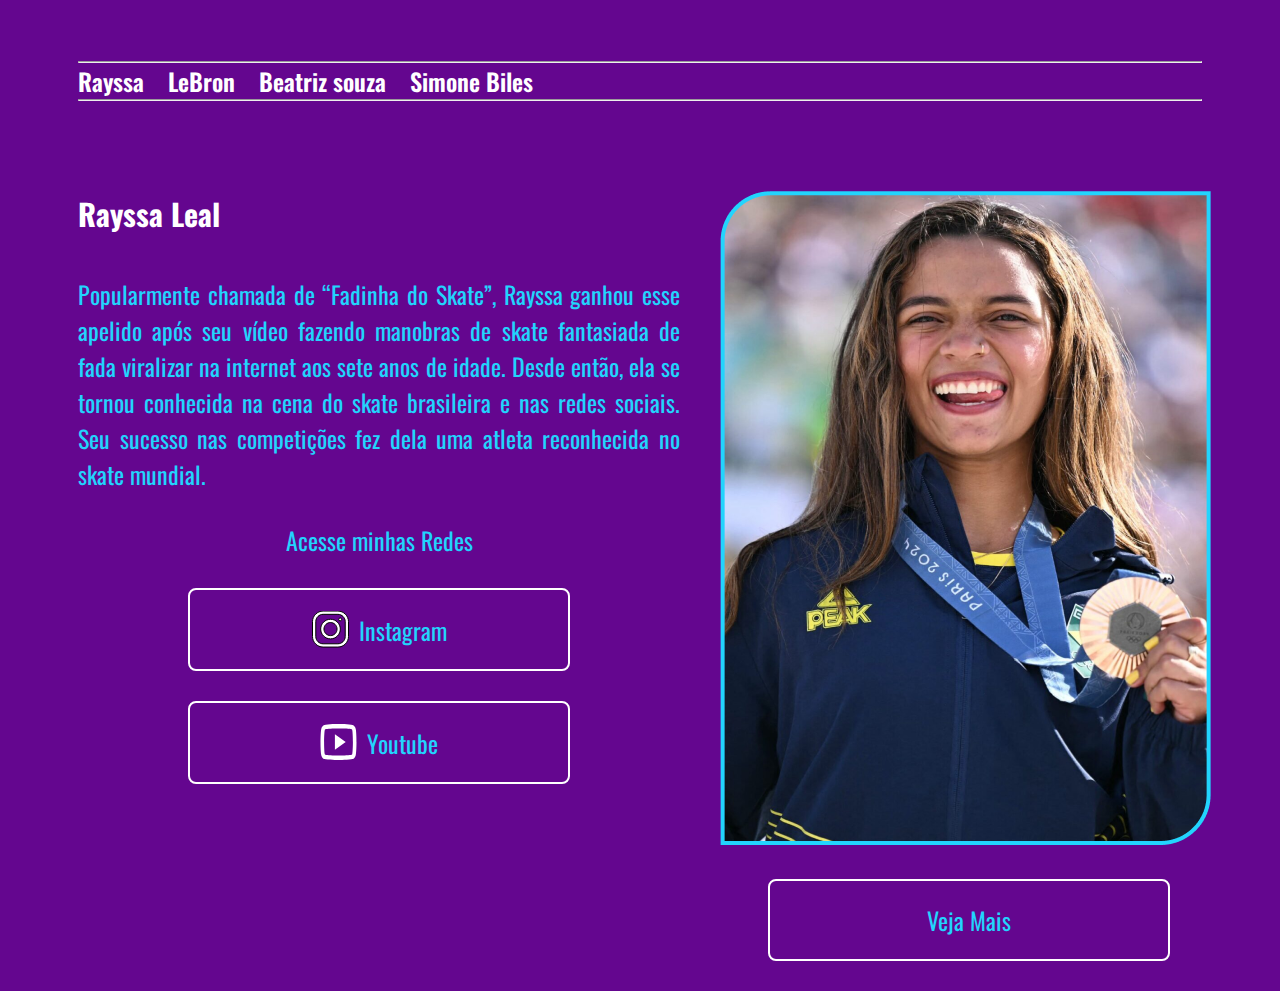
<file: htdocs/Index.html>
<!DOCTYPE html>
<html lang="pt-br">
<head>
    <meta charset="UTF-8">
    <meta name="viewport" content="width=device-width, initial-scale=1.0">
    <link rel="shortcut icon" href="Assets/Medal.png" type="image/x-icon">
    <title>Rayssa Leal</title>
    <link rel="stylesheet" href="styles/estilo.css">
</head>
<body>
   <header class="cabecalho">
        <hr>
        <nav>
            <a class="cabecalho_menu_link" href="index.html">Rayssa</a> 
            <a class="cabecalho_lebron" href="Lebron James.html">LeBron</a> 
            <a class="cabecalho_beatriz" href="beatriz.html">Beatriz souza</a> 
            <a class="cabecalho_simone" href="simone.htm">Simone Biles</a> 
        </nav>
        <hr>

   </header> 

    <main class="apresentacao">
            <div class="apresentacao_contexto">
                <h1 class="apresentacao_contexto_titulo">Rayssa Leal</h1>
                    <p class="apresentacao_contexto_texto">
                        Popularmente chamada de “Fadinha do Skate”, Rayssa ganhou esse apelido após 
                        seu vídeo fazendo manobras de skate fantasiada de fada viralizar na internet 
                        aos sete anos de idade. Desde então, ela se tornou conhecida na cena do skate
                        brasileira e nas redes sociais. Seu sucesso nas competições fez dela uma atleta
                        reconhecida no skate mundial.
                    </p>
                
                <div  class="apresentacao_links">
                    <h2 class="apresentacao_links_subtitulos">Acesse minhas Redes</h2>
                    
                    <a class="apresentacao_links_links" href="https://www.instagram.com/rayssalealsk8/?hl=pt-br" target="_blank">
                        <img src="Assets/insta.svg" alt="Instagram">
                        Instagram
                    </a>    

                    <a class="apresentacao_links_links" href="https://www.youtube.com/@rayssalealSK8" target="_blank">
                        <img src="Assets/youtube.svg" alt="Youtube">
                        Youtube
                    </a>
                </div>
            </div>
        <div class="apresentacao_contexto">

            <img src="Assets/Rayssa Leal.png" alt="Rayssa">

            <a class="apresentacao_links_links_1" href="Veja mais rayssa.html">
                Veja Mais
            </a>

        </div>
   </main>
</body>
</html>
</file>
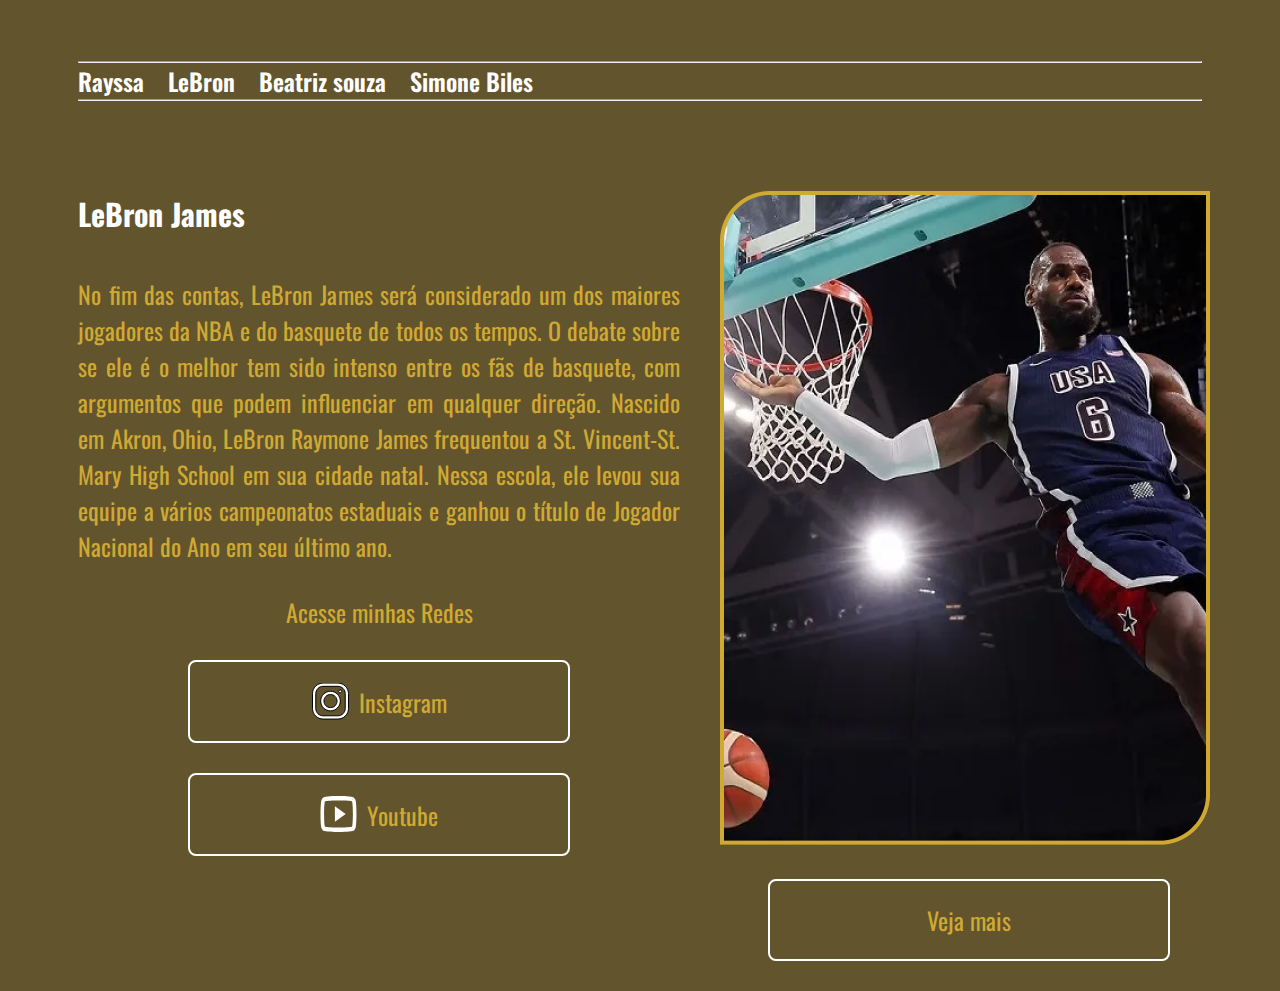
<file: htdocs/Lebron James.html>
<!DOCTYPE html>
<html lang="pt-br">
<head>
    <meta charset="UTF-8">
    <meta name="viewport" content="width=device-width, initial-scale=1.0">
    <link rel="shortcut icon" href="Assets/Medal.png" type="image/x-icon">
    <title>LeBron James</title>
    <link rel="stylesheet" href="styles/estilo2.css">
</head>
<body>
   <header class="cabecalho">
        <hr>
        <nav>
            <a class="cabecalho_menu_link" href="index.html">Rayssa</a> 
            <a class="cabecalho_lebron" href="Lebron James.html">LeBron</a> 
            <a class="cabecalho_beatriz" href="beatriz.html">Beatriz souza</a> 
            <a class="cabecalho_simone" href="simone.htm">Simone Biles</a> 
        </nav>
        <hr>
   </header> 

    <main class="apresentacao">
            <div class="apresentacao_contexto">
                <h1 class="apresentacao_contexto_titulo">LeBron James</h1>
                    <p class="apresentacao_contexto_texto">
                        No fim das contas, LeBron James será considerado um dos maiores jogadores da NBA e do basquete de todos os tempos. 
                        O debate sobre se ele é o melhor tem sido intenso entre os fãs de basquete, com argumentos que podem influenciar em qualquer direção.
                        Nascido em Akron, Ohio, LeBron Raymone James frequentou a St.
                        Vincent-St. Mary High School em sua cidade natal. Nessa escola, ele levou sua equipe a vários campeonatos estaduais e ganhou o título de Jogador Nacional do Ano em seu último ano.


                    </p>
                
                <div  class="apresentacao_links">
                    <h2 class="apresentacao_links_subtitulos">Acesse minhas Redes</h2>
                    
                    <a class="apresentacao_links_links" href="https://www.instagram.com/kingjames/" target="_blank">
                        <img src="Assets/insta.svg" alt="Instagram">
                        Instagram
                    </a>    

                    <a class="apresentacao_links_links" href="https://www.youtube.com/channel/UCV9dV3DcAZWGnT2yFNKxStA" target="_blank">
                        <img src="Assets/youtube.svg" alt="Youtube">
                        Youtube
                    </a>
                </div>
            </div>
        <div class="apresentacao_contexto">

            <img src="Assets/lebron.png" alt="LeBron James">

            <a class="apresentacao_links_links_1" href="Veja mais LeBron.html">
                Veja mais 
            </a>

        </div>
   </main>
</body>
</html>
</file>
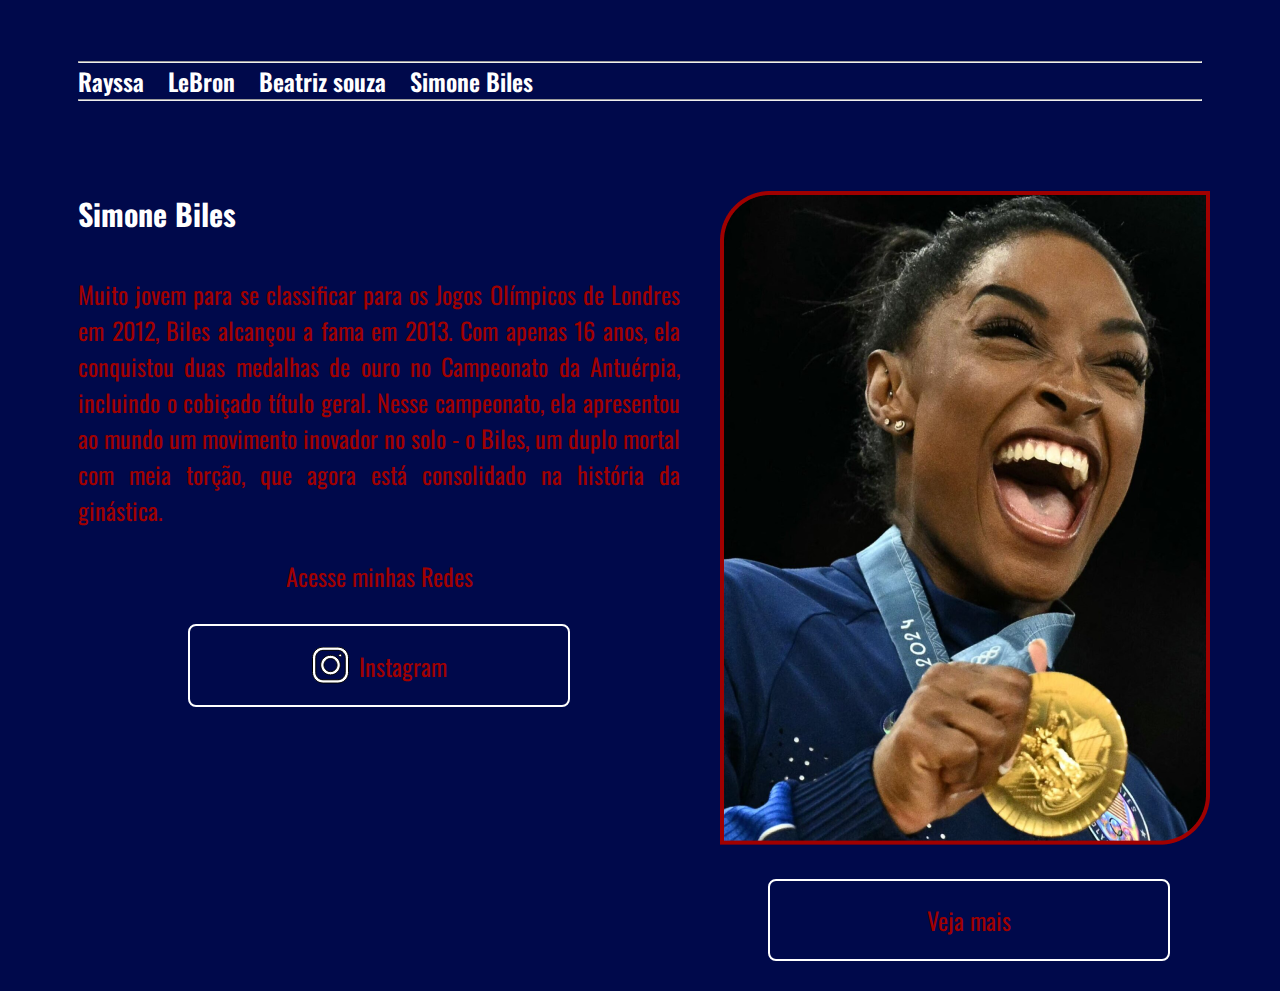
<file: htdocs/simone.htm>
<!DOCTYPE html>
<html lang="pt-br">
<head>
    <meta charset="UTF-8">
    <meta name="viewport" content="width=device-width, initial-scale=1.0">
    <link rel="shortcut icon" href="Assets/Medal.png" type="image/x-icon">
    <title>Simone Biles</title>
    <link rel="stylesheet" href="styles/estilo4.css">
</head>
<body>
   <header class="cabecalho">
        <hr>
        <nav>
            <a class="cabecalho_menu_link" href="index.html">Rayssa</a> 
            <a class="cabecalho_lebron" href="Lebron James.html">LeBron</a> 
            <a class="cabecalho_beatriz" href="beatriz.html">Beatriz souza</a> 
            <a class="cabecalho_simone" href="simone.htm">Simone Biles</a> 
        </nav>
        <hr>
   </header> 

    <main class="apresentacao">
            <div class="apresentacao_contexto">
                <h1 class="apresentacao_contexto_titulo">Simone Biles</h1>
                    <p class="apresentacao_contexto_texto">
                        Muito jovem para se classificar para os Jogos Olímpicos de Londres em 2012, Biles alcançou a fama em 2013. 
                        Com apenas 16 anos, ela conquistou duas medalhas de ouro no Campeonato da Antuérpia, incluindo o cobiçado título geral. 
                        Nesse campeonato, ela apresentou ao mundo um movimento inovador no solo - o Biles, um duplo mortal com meia torção, que agora está consolidado na história da ginástica.
                
                <div  class="apresentacao_links">
                    <h2 class="apresentacao_links_subtitulos">Acesse minhas Redes</h2>
                    
                    <a class="apresentacao_links_links" href="https://www.instagram.com/simonebiles/" target="_blank">
                        <img src="Assets/insta.svg" alt="Instagram">
                        Instagram
                    </a>    

                </div>
            </div>
        <div class="apresentacao_contexto">

            <img src="Assets/simone.png" alt="Simone Biles">

            <a class="apresentacao_links_links_1" href="veja mais simone biles.html"> 
                Veja mais
            </a>

        </div>
   </main>
</body>
</html>
</file>
<file: htdocs/styles/estilo.css>
@import url('https://fonts.googleapis.com/css2?family=Oswald:wght@200..700&display=swap');

:root{
    --cor-primaria: #64068f;
    --cor-secundaria: #22d4fd;
    --cor-terciaria: #ffffff;
    --cor-hover: #0091ff;

    --fonte-primaria: 'Oswald', sans-serif;
    --fonte-secundaria: 'Oswald', sans-serif;
}
body{
    background-color: var(--cor-primaria);
    color: var(--cor-secundaria);
}

*{
    margin: 0px;
    padding: 0px;
}

.cabecalho{
    width: 1124px;
    margin: 61px auto 90px auto;
}

.cabecalho_menu_link{
    color: var(--cor-terciaria);
    text-decoration: none;
    font-size: 24px;
    font-weight: 600;
    font-family: var(--fonte-secundaria);
}

.apresentacao{
    width: 1124px;
    margin: 0px auto 30px auto;

    display: grid;
    grid-template-columns: auto auto;
    gap: 40px;
}

.apresentacao_contexto{
    width: 602px;
}

.apresentacao_contexto_texto{
    font-size: 24px;
    line-height: 36px;
    text-align: justify;
    font-family: var(--fonte-secundaria);
}
.apresentacao_contexto_titulo{
    font-size: 30px;
    color: var(--cor-terciaria);
    margin-bottom: 40px;
    font-family: var(--fonte-primaria);
}

.apresentacao_links{
    display: grid;
    grid-template-rows: auto;

    justify-content: center;
    gap: 30px;
}

.apresentacao_links_links{
    border: 2px solid var(--cor-terciaria);
    padding: 21px 0px ;
    text-align: center;
    border-radius: 8px;
    font-size: 24px;
    font-weight: 600px;
    width: 378px;
    text-decoration: none;
    color: var(--cor-secundaria);
    display: flex;
    align-items: center;
    justify-content: center;
    font-family: var(--fonte-primaria);
}   


.apresentacao_links_links img{
    margin-right: 10px;
}

.apresentacao_links_subtitulos{
    text-align: center;
    margin-top: 30px;
    font-family: var(--fonte-primaria);
    font-weight: 400;
    font-size: 24px;
}
.apresentacao_links_links:hover{
    background-color: var(--cor-hover);
}
.cabecalho_beatriz{
    color: var(--cor-terciaria);
    text-decoration: none;
    font-size: 24px; 
    font-weight: 600;
    font-family: var(--fonte-secundaria);
    margin-left: 20px;
}

.cabecalho_simone{
    color: var(--cor-terciaria);
    text-decoration: none;
    font-size: 24px; 
    font-weight: 600;
    font-family: var(--fonte-secundaria);
    margin-left: 20px;
}
.cabecalho_lebron{
    color: var(--cor-terciaria);
    text-decoration: none;
    font-size: 24px; 
    font-weight: 600;
    font-family: var(--fonte-secundaria);
    margin-left: 20px;
}

.apresentacao_links_links_1 {
    border: 2px solid var(--cor-terciaria);
    padding: 21px 10px ;
    text-align: center;
    border-radius: 8px;
    font-size: 24px;
    font-weight: 600px;
    width: 378px;
    text-decoration: none;
    color: var(--cor-secundaria);
    display: flex;
    align-items: center;
    justify-content: center;
    font-family: var(--fonte-primaria);
    margin: 30px 0 0 48px;
}

.apresentacao_links_links_1:hover{
    background-color: var(--cor-hover);
}

nav a:hover{
    color:#22d4fd
}
</file>
<file: htdocs/styles/estilo2.css>
@import url('https://fonts.googleapis.com/css2?family=Oswald:wght@200..700&display=swap');

:root{
    --cor-primaria: #62552d;
    --cor-secundaria: #d0a933;
    --cor-terciaria: #ffffff;
    --cor-hover: #867703;

    --fonte-primaria: 'Oswald', sans-serif;
    --fonte-secundaria: 'Oswald', sans-serif;
}
body{
    background-color: var(--cor-primaria);
    color: var(--cor-secundaria);
}

*{
    margin: 0px;
    padding: 0px;
}

.cabecalho{
    width: 1124px;
    margin: 61px auto 90px auto;
}

.cabecalho_menu_link{
    color: var(--cor-terciaria);
    text-decoration: none;
    font-size: 24px;
    font-weight: 600;
    font-family: var(--fonte-secundaria);
}

.apresentacao{
    width: 1124px;
    margin: 0px auto 30px auto;

    display: grid;
    grid-template-columns: auto auto;
    gap: 40px;
}

.apresentacao_contexto{
    width: 602px;
}

.apresentacao_contexto_texto{
    font-size: 24px;
    line-height: 36px;
    text-align: justify;
    font-family: var(--fonte-secundaria);
}
.apresentacao_contexto_titulo{
    font-size: 30px;
    color: var(--cor-terciaria);
    margin-bottom: 40px;
    font-family: var(--fonte-primaria);
}

.apresentacao_links{
    display: grid;
    grid-template-rows: auto;

    justify-content: center;
    gap: 30px;
}

.apresentacao_links_links{
    border: 2px solid var(--cor-terciaria);
    padding: 21px 0px ;
    text-align: center;
    border-radius: 8px;
    font-size: 24px;
    font-weight: 600px;
    width: 378px;
    text-decoration: none;
    color: var(--cor-secundaria);
    display: flex;
    align-items: center;
    justify-content: center;
    font-family: var(--fonte-primaria);
}   

.apresentacao_links_links img{
    margin-right: 10px;
}

.apresentacao_links_subtitulos{
    text-align: center;
    margin-top: 30px;
    font-family: var(--fonte-primaria);
    font-weight: 400;
    font-size: 24px;
}
.apresentacao_links_links:hover{
    background-color: var(--cor-hover);
}
.cabecalho_beatriz{
    color: var(--cor-terciaria);
    text-decoration: none;
    font-size: 24px; 
    font-weight: 600;
    font-family: var(--fonte-secundaria);
    margin-left: 20px;
}

.cabecalho_simone{
    color: var(--cor-terciaria);
    text-decoration: none;
    font-size: 24px; 
    font-weight: 600;
    font-family: var(--fonte-secundaria);
    margin-left: 20px;
}
.cabecalho_lebron{
    color: var(--cor-terciaria);
    text-decoration: none;
    font-size: 24px; 
    font-weight: 600;
    font-family: var(--fonte-secundaria);
    margin-left: 20px;
}

nav a:hover{
    color:#d0a933
}

.apresentacao_links_links_1 {
    border: 2px solid var(--cor-terciaria);
    padding: 21px 10px ;
    text-align: center;
    border-radius: 8px;
    font-size: 24px;
    font-weight: 600px;
    width: 378px;
    text-decoration: none;
    color: var(--cor-secundaria);
    display: flex;
    align-items: center;
    justify-content: center;
    font-family: var(--fonte-primaria);
    margin: 30px 0 0 48px;
}

.apresentacao_links_links_1:hover{
    background-color: var(--cor-hover);
}
</file>
<file: htdocs/styles/estilo4.css>
@import url('https://fonts.googleapis.com/css2?family=Oswald:wght@200..700&display=swap');

:root{
    --cor-primaria: #00094b;
    --cor-secundaria: #a00000;
    --cor-terciaria: #ffffff;
    --cor-hover: #3b55e7;

    --fonte-primaria: 'Oswald', sans-serif;
    --fonte-secundaria: 'Oswald', sans-serif;
}
body{
    background-color: var(--cor-primaria);
    color: var(--cor-secundaria);
}

*{
    margin: 0px;
    padding: 0px;
}

.cabecalho{
    width: 1124px;
    margin: 61px auto 90px auto;
}

.cabecalho_menu_link{
    color: var(--cor-terciaria);
    text-decoration: none;
    font-size: 24px;
    font-weight: 600;
    font-family: var(--fonte-secundaria);
}

.apresentacao{
    width: 1124px;
    margin: 0px auto 30px auto;

    display: grid;
    grid-template-columns: auto auto;
    gap: 40px;
}

.apresentacao_contexto{
    width: 602px;
}

.apresentacao_contexto_texto{
    font-size: 24px;
    line-height: 36px;
    text-align: justify;
    font-family: var(--fonte-secundaria);
}
.apresentacao_contexto_titulo{
    font-size: 30px;
    color: var(--cor-terciaria);
    margin-bottom: 40px;
    font-family: var(--fonte-primaria);
}

.apresentacao_links{
    display: grid;
    grid-template-rows: auto;

    justify-content: center;
    gap: 30px;
}

.apresentacao_links_links{
    border: 2px solid var(--cor-terciaria);
    padding: 21px 0px ;
    text-align: center;
    border-radius: 8px;
    font-size: 24px;
    font-weight: 600px;
    width: 378px;
    text-decoration: none;
    color: var(--cor-secundaria);
    display: flex;
    align-items: center;
    justify-content: center;
    font-family: var(--fonte-primaria);
}   

.apresentacao_links_links img{
    margin-right: 10px;
}

.apresentacao_links_subtitulos{
    text-align: center;
    margin-top: 30px;
    font-family: var(--fonte-primaria);
    font-weight: 400;
    font-size: 24px;
}
.apresentacao_links_links:hover{
    background-color: var(--cor-hover);
}
.cabecalho_beatriz{
    color: var(--cor-terciaria);
    text-decoration: none;
    font-size: 24px; 
    font-weight: 600;
    font-family: var(--fonte-secundaria);
    margin-left: 20px;
}

.cabecalho_simone{
    color: var(--cor-terciaria);
    text-decoration: none;
    font-size: 24px; 
    font-weight: 600;
    font-family: var(--fonte-secundaria);
    margin-left: 20px;
}
.cabecalho_lebron{
    color: var(--cor-terciaria);
    text-decoration: none;
    font-size: 24px; 
    font-weight: 600;
    font-family: var(--fonte-secundaria);
    margin-left: 20px;
}

nav a:hover{
    color:#a00000
}

.apresentacao_links_links_1 {
    border: 2px solid var(--cor-terciaria);
    padding: 21px 10px ;
    text-align: center;
    border-radius: 8px;
    font-size: 24px;
    font-weight: 600px;
    width: 378px;
    text-decoration: none;
    color: var(--cor-secundaria);
    display: flex;
    align-items: center;
    justify-content: center;
    font-family: var(--fonte-primaria);
    margin: 30px 0 0 48px;
}

.apresentacao_links_links_1:hover{
    background-color: var(--cor-hover);
}
</file>
